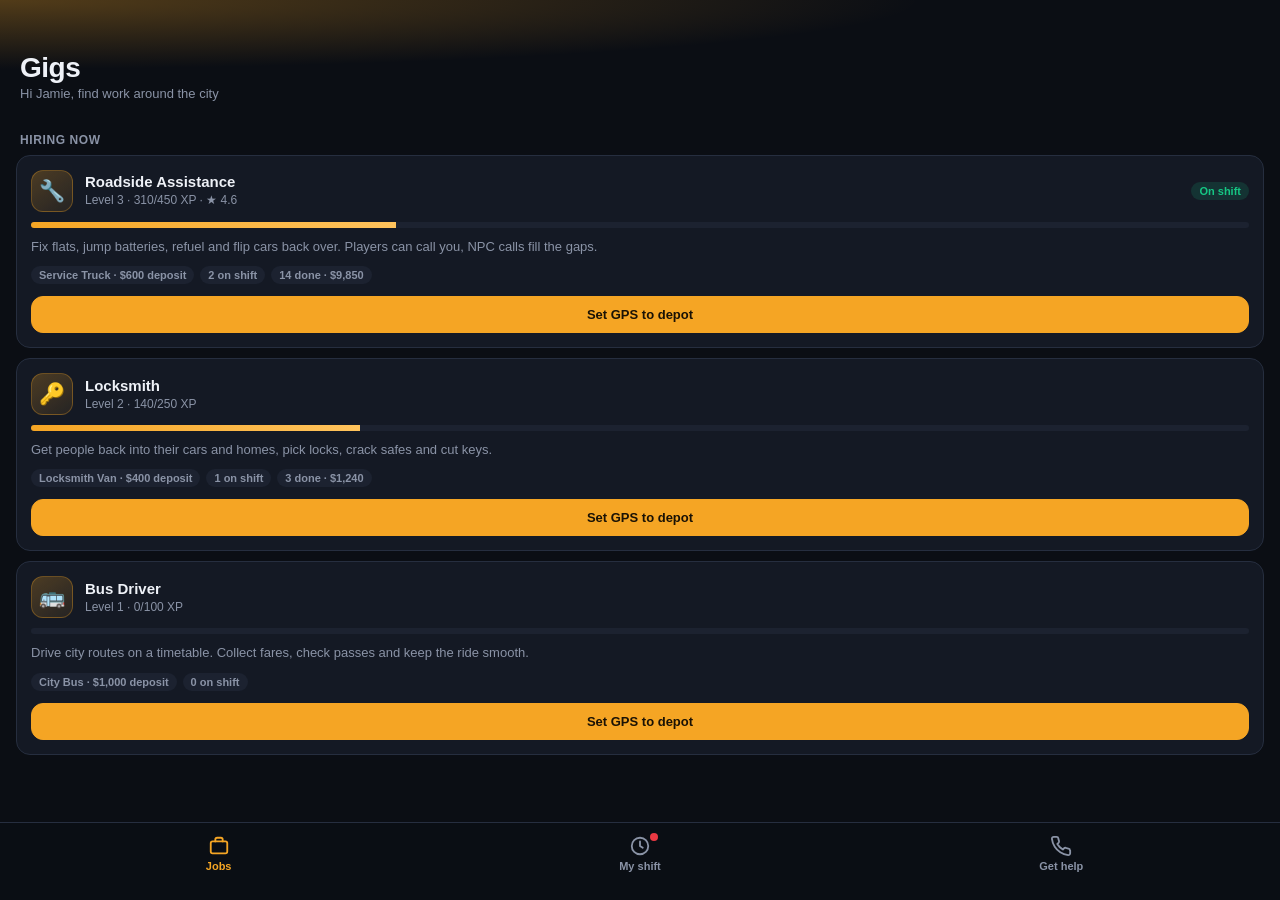
<file: bdev-civilian-jobs/html/app/index.html>
<!DOCTYPE html>
<html lang="en">
<head>
    <meta charset="UTF-8">
    <meta name="viewport" content="width=device-width, initial-scale=1.0">
    <title>Gigs</title>
    <link rel="stylesheet" href="style.css">
</head>
<body>
    <div id="app">
        <header class="top">
            <div class="brand">Gigs</div>
            <div class="hello" id="hello">Find work around the city</div>
        </header>

        <main>
            <section class="view active" id="view-jobs">
                <div class="section-title">Hiring now</div>
                <div class="list" id="jobs-list"></div>
            </section>

            <section class="view" id="view-shift">
                <div id="shift-box"></div>
            </section>

            <section class="view" id="view-help">
                <div id="help-box"></div>
            </section>
        </main>

        <nav class="tabs">
            <button class="tab active" data-view="jobs">
                <svg viewBox="0 0 24 24"><rect x="3" y="7" width="18" height="13" rx="2"/><path d="M8 7V5a2 2 0 0 1 2-2h4a2 2 0 0 1 2 2v2"/></svg>
                Jobs
            </button>
            <button class="tab" data-view="shift">
                <svg viewBox="0 0 24 24"><circle cx="12" cy="12" r="9"/><path d="M12 7v5l3 2"/></svg>
                My shift
                <span class="badge-dot hidden" id="shift-dot"></span>
            </button>
            <button class="tab" data-view="help">
                <svg viewBox="0 0 24 24"><path d="M22 16.9v3a2 2 0 0 1-2.2 2 19.8 19.8 0 0 1-8.6-3.1 19.5 19.5 0 0 1-6-6A19.8 19.8 0 0 1 2.1 4.2 2 2 0 0 1 4.1 2h3a2 2 0 0 1 2 1.7c.1.9.4 1.8.7 2.7a2 2 0 0 1-.5 2.1L8 9.8a16 16 0 0 0 6 6l1.3-1.3a2 2 0 0 1 2.1-.4c.9.3 1.8.6 2.7.7a2 2 0 0 1 1.7 2z"/></svg>
                Get help
            </button>
        </nav>

        <div class="sheet-backdrop hidden" id="sheet-backdrop"></div>
        <div class="sheet hidden" id="sheet"></div>
        <div class="toast hidden" id="toast"></div>
    </div>
    <script src="app.js"></script>
</body>
</html>
</file>
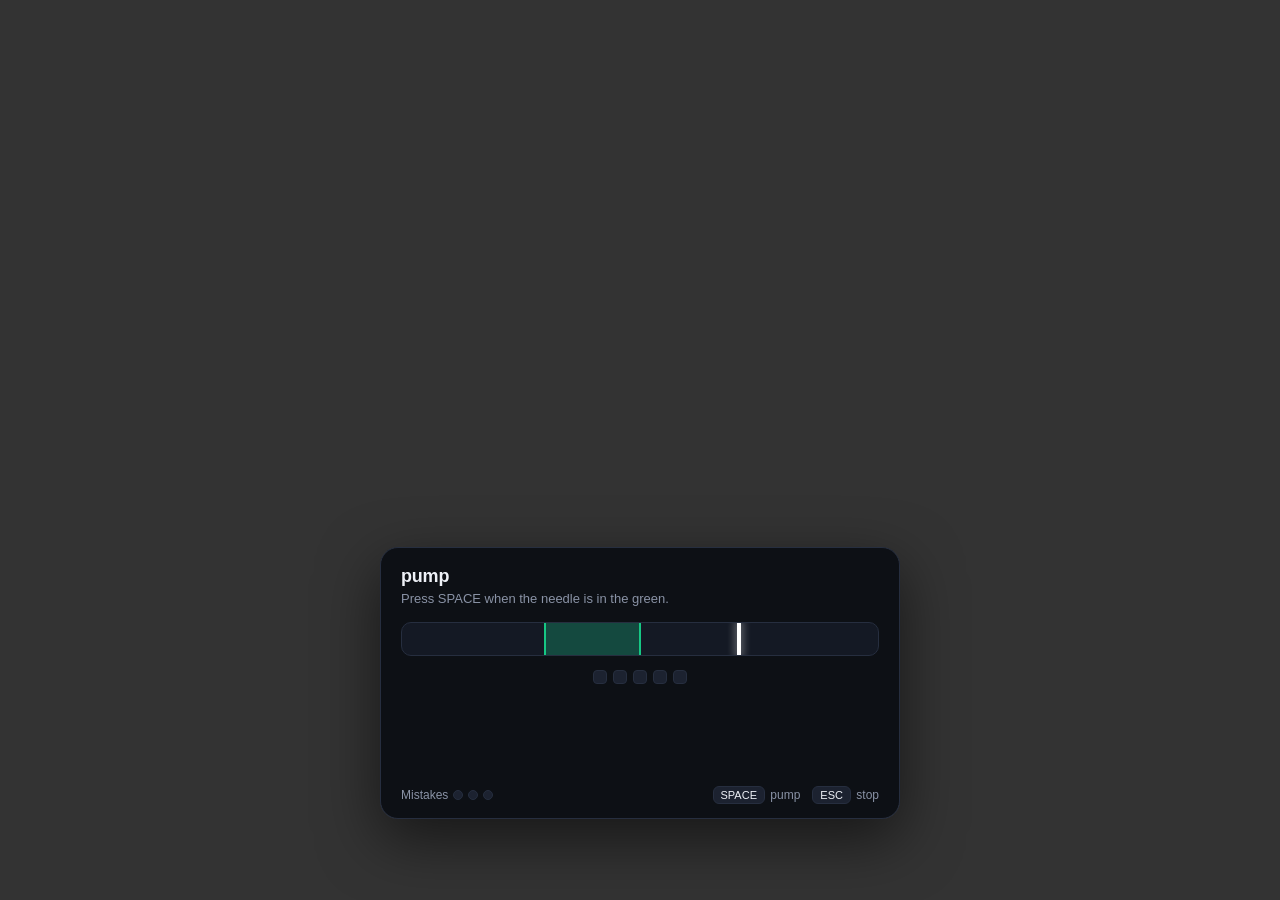
<file: bdev-civilian-jobs/html/minigame/index.html>
<!DOCTYPE html>
<html lang="en">
<head>
    <meta charset="UTF-8">
    <title>Minigame</title>
    <link rel="stylesheet" href="style.css">
</head>
<body>
    <div id="mg" class="hidden">
        <div class="panel">
            <div class="head">
                <div>
                    <div class="title" id="mg-title"></div>
                    <div class="hint" id="mg-hint"></div>
                </div>
                <div class="timer hidden" id="mg-timer"></div>
            </div>
            <div class="stage" id="mg-stage"></div>
            <div class="foot">
                <div class="mistakes" id="mg-mistakes"></div>
                <div class="keys" id="mg-keys"></div>
            </div>
        </div>
    </div>
    <script src="game.js"></script>
</body>
</html>
</file>
<file: bdev-civilian-jobs/html/app/style.css>
:root {
    --bg: #0b0e14;
    --surface: #141924;
    --surface-2: #1c2230;
    --border: #262e3f;
    --text: #eef1f7;
    --muted: #8a93a6;
    --accent: #f5a524;
    --accent-2: #ffc35c;
    --good: #16c784;
    --bad: #ea3943;
    --radius: 14px;
}

* { box-sizing: border-box; margin: 0; padding: 0; -webkit-tap-highlight-color: transparent; }

html, body {
    width: 100%; height: 100%;
    background: var(--bg); color: var(--text);
    font-family: -apple-system, BlinkMacSystemFont, "SF Pro Display", "Segoe UI", Roboto, Helvetica, Arial, sans-serif;
    font-size: 14px; overflow: hidden; user-select: none;
}

button { font: inherit; color: inherit; background: none; border: none; cursor: pointer; }
textarea { font: inherit; color: inherit; user-select: text; }
svg { width: 22px; height: 22px; fill: none; stroke: currentColor; stroke-width: 2; stroke-linecap: round; stroke-linejoin: round; }
.hidden { display: none !important; }
.muted { color: var(--muted); }
.small { font-size: 12px; }

#app { position: relative; width: 100%; height: 100%; display: flex; flex-direction: column; overflow: hidden; }

/* header: leave room for the status bar / dynamic island */
.top {
    padding: 52px 20px 14px;
    background: radial-gradient(120% 100% at 0% 0%, rgba(245, 165, 36, .30), transparent 60%), var(--bg);
}
.brand { font-size: 28px; font-weight: 800; letter-spacing: -.5px; }
.hello { color: var(--muted); font-size: 13px; margin-top: 2px; }

main { flex: 1; overflow: hidden; position: relative; }
.view { position: absolute; inset: 0; overflow-y: auto; padding: 4px 16px 16px; display: none; }
.view.active { display: block; }
.view::-webkit-scrollbar { width: 0; }

.section-title { font-size: 12px; font-weight: 700; color: var(--muted); text-transform: uppercase; letter-spacing: .6px; margin: 14px 4px 8px; }

.list { display: flex; flex-direction: column; gap: 10px; }
.card { background: var(--surface); border: 1px solid var(--border); border-radius: var(--radius); padding: 14px; }
.card-row { display: flex; align-items: center; gap: 12px; }
.card .title { font-weight: 700; font-size: 15px; }
.card .sub { color: var(--muted); font-size: 12px; margin-top: 2px; line-height: 1.35; }
.card .desc { color: var(--muted); font-size: 13px; margin-top: 10px; line-height: 1.4; }
.grow { flex: 1; min-width: 0; }

.icon {
    width: 42px; height: 42px; border-radius: 12px; flex-shrink: 0;
    display: grid; place-items: center; font-size: 21px;
    background: linear-gradient(145deg, rgba(245, 165, 36, .25), rgba(245, 165, 36, .08));
    border: 1px solid rgba(245, 165, 36, .3);
}

.chip { display: inline-flex; align-items: center; gap: 4px; font-size: 11px; font-weight: 600; padding: 3px 8px; border-radius: 999px; background: var(--surface-2); color: var(--muted); }
.chip.good { background: rgba(22, 199, 132, .15); color: var(--good); }
.chip.warn { background: rgba(245, 165, 36, .15); color: var(--accent); }
.chips { display: flex; flex-wrap: wrap; gap: 6px; margin-top: 10px; }

.levelbar { height: 6px; background: var(--surface-2); border-radius: 6px; overflow: hidden; margin-top: 10px; }
.levelbar > div { height: 100%; background: linear-gradient(90deg, var(--accent), var(--accent-2)); }

.btn {
    display: inline-flex; align-items: center; justify-content: center; gap: 6px;
    padding: 10px 14px; border-radius: 12px; font-weight: 700; font-size: 13px;
    background: var(--surface-2); border: 1px solid var(--border);
}
.btn.primary { background: var(--accent); border-color: var(--accent); color: #1a1205; }
.btn.danger { background: rgba(234, 57, 67, .14); border-color: rgba(234, 57, 67, .4); color: #ff7b82; }
.btn.block { width: 100%; }
.btn:disabled { opacity: .45; cursor: default; }
.actions { display: flex; gap: 8px; margin-top: 12px; }
.actions .btn { flex: 1; }

.stats { display: grid; grid-template-columns: repeat(3, 1fr); gap: 8px; margin-top: 12px; }
.stat { background: var(--surface-2); border-radius: 12px; padding: 10px; text-align: center; }
.stat b { display: block; font-size: 16px; font-variant-numeric: tabular-nums; }
.stat span { font-size: 11px; color: var(--muted); }

.status-line { margin-top: 12px; padding: 10px 12px; border-radius: 12px; background: rgba(245, 165, 36, .1); color: var(--accent-2); font-size: 13px; font-weight: 600; }

.steps { display: flex; justify-content: space-between; margin: 14px 4px 4px; position: relative; }
.steps::before { content: ''; position: absolute; left: 10px; right: 10px; top: 9px; height: 2px; background: var(--border); }
.step { position: relative; display: flex; flex-direction: column; align-items: center; gap: 6px; font-size: 11px; color: var(--muted); z-index: 1; }
.step i { width: 20px; height: 20px; border-radius: 50%; background: var(--surface-2); border: 2px solid var(--border); }
.step.on { color: var(--text); }
.step.on i { background: var(--accent); border-color: var(--accent); }

.empty { text-align: center; color: var(--muted); padding: 40px 16px; line-height: 1.5; }
.empty .big { font-size: 40px; margin-bottom: 8px; }

.tabs {
    display: flex; border-top: 1px solid var(--border); background: rgba(11, 14, 20, .96);
    padding: 6px 8px 22px; /* room for the home indicator */
}
.tab { position: relative; flex: 1; display: flex; flex-direction: column; align-items: center; gap: 3px; padding: 6px 0; color: var(--muted); font-size: 11px; font-weight: 600; }
.tab.active { color: var(--accent); }
.badge-dot { position: absolute; top: 4px; right: calc(50% - 18px); width: 8px; height: 8px; border-radius: 50%; background: var(--bad); }

/* bottom sheet */
.sheet-backdrop { position: absolute; inset: 0; background: rgba(0, 0, 0, .55); z-index: 10; }
.sheet {
    position: absolute; left: 0; right: 0; bottom: 0; z-index: 11;
    background: var(--surface); border-top: 1px solid var(--border); border-radius: 20px 20px 0 0;
    padding: 18px 18px 30px; animation: up .2s ease-out;
}
@keyframes up { from { transform: translateY(40px); opacity: 0; } }
.sheet h3 { font-size: 18px; margin-bottom: 4px; }
.sheet textarea {
    width: 100%; margin-top: 12px; min-height: 70px; resize: none; padding: 10px; border-radius: 12px;
    background: var(--surface-2); border: 1px solid var(--border); outline: none;
}
.stars { display: flex; justify-content: center; gap: 8px; margin: 16px 0 6px; }
.stars button { font-size: 34px; color: var(--border); transition: transform .1s; }
.stars button.on { color: var(--accent); }
.stars button:active { transform: scale(.9); }

.toast {
    position: absolute; left: 16px; right: 16px; top: 54px; z-index: 20;
    padding: 12px 14px; border-radius: 12px; background: var(--surface-2); border: 1px solid var(--border);
    font-weight: 600; font-size: 13px; box-shadow: 0 10px 30px rgba(0, 0, 0, .4);
}
.toast.err { border-color: rgba(234, 57, 67, .5); color: #ff9aa0; }
.toast.ok { border-color: rgba(22, 199, 132, .5); color: #6ff0bd; }

.types { display: flex; flex-direction: column; gap: 8px; margin-top: 12px; }
.type {
    display: flex; justify-content: space-between; align-items: center; gap: 10px; text-align: left;
    padding: 11px 12px; border-radius: 12px; background: var(--surface-2); border: 1px solid var(--border);
}
.type span { display: flex; flex-direction: column; gap: 2px; font-weight: 600; }
.type small { color: var(--muted); font-weight: 400; font-size: 11.5px; }
.type b { font-variant-numeric: tabular-nums; }
.type.on { border-color: var(--accent); box-shadow: 0 0 0 2px rgba(245, 165, 36, .25); }
.type:disabled { opacity: .45; }
</file>
<file: bdev-civilian-jobs/html/minigame/style.css>
:root {
    --bg: rgba(11, 14, 20, .94);
    --surface: #141924;
    --surface-2: #1c2230;
    --border: #262e3f;
    --text: #eef1f7;
    --muted: #8a93a6;
    --accent: #f5a524;
    --good: #16c784;
    --bad: #ea3943;
    --radius: 14px;
}

* { box-sizing: border-box; margin: 0; padding: 0; }

html, body {
    width: 100%; height: 100%;
    background: transparent;
    font-family: -apple-system, BlinkMacSystemFont, "Segoe UI", Roboto, Helvetica, Arial, sans-serif;
    color: var(--text);
    overflow: hidden;
    user-select: none;
}

.hidden { display: none !important; }

#mg {
    position: fixed; inset: 0;
    display: flex; align-items: flex-end; justify-content: center;
    padding-bottom: 9vh;
}

.panel {
    width: 520px; max-width: 92vw;
    background: var(--bg);
    border: 1px solid var(--border);
    border-radius: 18px;
    box-shadow: 0 20px 60px rgba(0, 0, 0, .55);
    padding: 18px 20px 14px;
    animation: pop .18s ease-out;
}
@keyframes pop { from { transform: translateY(14px) scale(.98); opacity: 0; } }
.panel.shake { animation: shake .3s; }
@keyframes shake {
    20%, 60% { transform: translateX(-7px); }
    40%, 80% { transform: translateX(7px); }
}

.head { display: flex; justify-content: space-between; align-items: flex-start; gap: 12px; margin-bottom: 14px; }
.title { font-size: 18px; font-weight: 700; letter-spacing: -.2px; }
.hint { color: var(--muted); font-size: 13px; margin-top: 3px; line-height: 1.35; }
.timer {
    font-variant-numeric: tabular-nums; font-weight: 700; font-size: 15px;
    padding: 4px 10px; border-radius: 10px; background: var(--surface-2);
}
.timer.low { color: var(--bad); }

.stage { position: relative; min-height: 150px; }

.foot { display: flex; justify-content: space-between; align-items: center; margin-top: 14px; font-size: 12px; color: var(--muted); }
.mistakes { display: flex; gap: 5px; align-items: center; }
.mistakes .x { width: 10px; height: 10px; border-radius: 50%; background: var(--surface-2); border: 1px solid var(--border); }
.mistakes .x.on { background: var(--bad); border-color: var(--bad); }
.keys kbd {
    display: inline-block; padding: 2px 7px; border-radius: 6px; margin: 0 2px;
    background: var(--surface-2); border: 1px solid var(--border); color: var(--text); font-family: inherit; font-size: 11px;
}

/* ---------- shared bits ---------- */
.bar {
    position: relative; height: 34px; border-radius: 10px; overflow: hidden;
    background: var(--surface); border: 1px solid var(--border);
}
.zone { position: absolute; top: 0; bottom: 0; background: rgba(22, 199, 132, .28); border-left: 2px solid var(--good); border-right: 2px solid var(--good); }
.zone.red { background: rgba(234, 57, 67, .25); border-color: var(--bad); }
.needle { position: absolute; top: -4px; bottom: -4px; width: 4px; margin-left: -2px; background: #fff; border-radius: 2px; box-shadow: 0 0 10px rgba(255, 255, 255, .7); }
.pips { display: flex; gap: 6px; justify-content: center; margin-top: 14px; }
.pip { width: 14px; height: 14px; border-radius: 4px; background: var(--surface-2); border: 1px solid var(--border); transition: background .15s; }
.pip.on { background: var(--good); border-color: var(--good); }
.flash-good { animation: fg .25s; }
.flash-bad { animation: fb .3s; }
@keyframes fg { 50% { box-shadow: 0 0 0 3px var(--good); } }
@keyframes fb { 50% { box-shadow: 0 0 0 3px var(--bad); } }
.label-row { display: flex; justify-content: space-between; color: var(--muted); font-size: 12px; margin-bottom: 6px; }
.btn {
    font: inherit; color: var(--text); background: var(--surface-2); border: 1px solid var(--border);
    padding: 8px 14px; border-radius: 10px; cursor: pointer; font-weight: 600;
}
.btn:hover { border-color: var(--accent); }

/* ---------- nuts (star pattern) ---------- */
.wheel {
    position: relative; width: 210px; height: 210px; margin: 0 auto;
    border-radius: 50%;
    background: radial-gradient(circle, #2b3242 0 34%, #1a1f2b 35% 58%, #11151d 59% 100%);
    border: 3px solid #0b0e14; box-shadow: inset 0 0 0 10px #232a38;
}
.hub { position: absolute; inset: 82px; border-radius: 50%; background: #3a4357; border: 2px solid #0b0e14; }
.nut {
    position: absolute; width: 38px; height: 38px; margin: -19px 0 0 -19px;
    border-radius: 9px; cursor: pointer;
    background: linear-gradient(145deg, #c9ced8, #7e8696); border: 2px solid #0b0e14;
    display: grid; place-items: center; font-weight: 800; color: #1a1f2b; font-size: 13px;
    clip-path: polygon(25% 5%, 75% 5%, 100% 50%, 75% 95%, 25% 95%, 0 50%);
    transition: transform .25s, filter .15s;
}
.nut:hover { filter: brightness(1.15); }
.nut.next { background: linear-gradient(145deg, #ffd27a, #f5a524); }
.nut.done { background: linear-gradient(145deg, #5ee7b1, #16c784); transform: rotate(120deg); cursor: default; }
.nut.wrong { background: linear-gradient(145deg, #ff8a8f, #ea3943); }

/* ---------- torque ---------- */
.gauge-wrap { display: flex; gap: 18px; align-items: center; }
.gauge { flex: 1; }
.bolt-list { display: flex; gap: 6px; }
.fill { position: absolute; left: 0; top: 0; bottom: 0; background: linear-gradient(90deg, #f5a524, #ffcf6b); }
.fill.over { background: linear-gradient(90deg, #ea3943, #ff7b82); }

/* ---------- wiring ---------- */
.wires { position: relative; display: flex; justify-content: space-between; gap: 30px; min-height: 180px; }
.col { display: flex; flex-direction: column; gap: 10px; justify-content: center; z-index: 2; }
.node {
    min-width: 132px; padding: 9px 12px; border-radius: 10px; cursor: pointer;
    background: var(--surface); border: 2px solid var(--border);
    font-size: 13px; font-weight: 600; display: flex; align-items: center; gap: 8px;
}
.node .dot { width: 14px; height: 14px; border-radius: 50%; flex-shrink: 0; border: 2px solid rgba(0, 0, 0, .4); }
.node.sel { border-color: var(--accent); box-shadow: 0 0 0 3px rgba(245, 165, 36, .25); }
.node.used { opacity: .55; cursor: default; }
.node.right { justify-content: flex-end; }
svg.lines { position: absolute; inset: 0; width: 100%; height: 100%; pointer-events: none; z-index: 1; overflow: visible; }
svg.lines line { stroke-width: 5; stroke-linecap: round; }
.checklist { margin-top: 12px; display: flex; flex-direction: column; gap: 4px; font-size: 12px; color: var(--muted); }
.checklist .done { color: var(--good); text-decoration: line-through; }
.checklist .now { color: var(--text); font-weight: 600; }
.spark { position: absolute; width: 60px; height: 60px; margin: -30px 0 0 -30px; pointer-events: none; z-index: 5;
    background: radial-gradient(circle, #fff 0 10%, #ffe28a 20%, rgba(245, 165, 36, .6) 40%, transparent 70%);
    animation: spark .35s ease-out forwards; }
@keyframes spark { from { transform: scale(.3); opacity: 1; } to { transform: scale(1.6); opacity: 0; } }

/* ---------- pour ---------- */
.pour { display: flex; gap: 22px; align-items: flex-end; justify-content: center; }
.tank {
    position: relative; width: 90px; height: 170px; border-radius: 12px 12px 16px 16px; overflow: hidden;
    background: var(--surface); border: 2px solid var(--border);
}
.liquid { position: absolute; left: 0; right: 0; bottom: 0; transition: height .05s linear; }
.tank .zone { left: 0; right: 0; top: auto; border: none; border-top: 2px solid var(--good); border-bottom: 2px solid var(--good); }
.pour-side { display: flex; flex-direction: column; gap: 10px; font-size: 13px; color: var(--muted); max-width: 210px; }
.big { font-size: 26px; font-weight: 800; color: var(--text); font-variant-numeric: tabular-nums; }

/* ---------- tension ---------- */
.progress { height: 12px; border-radius: 8px; background: var(--surface); border: 1px solid var(--border); overflow: hidden; margin-top: 14px; }
.progress > div { height: 100%; width: 0; background: var(--good); }

/* ---------- pins ---------- */
.pins { position: relative; display: flex; justify-content: center; gap: 12px; height: 170px; padding-top: 70px;
    background: linear-gradient(180deg, #1c2230 0 50%, #141924 50% 100%); border-radius: 12px; border: 1px solid var(--border); overflow: hidden; }
.shear { position: absolute; left: 0; right: 0; height: 0; border-top: 2px dashed var(--good); top: 134px; transition: transform .1s; }
.pin-col { position: relative; width: 40px; height: 100px; border-radius: 8px; cursor: pointer; display: flex; justify-content: center; align-items: flex-end; }
.pin-col.sel { background: rgba(245, 165, 36, .12); box-shadow: inset 0 0 0 2px var(--accent); }
.pin { display: flex; flex-direction: column; align-items: center; width: 18px; margin-bottom: 4px; }
.pin .driver { width: 18px; height: 42px; border-radius: 4px 4px 0 0; background: linear-gradient(90deg, #8b96aa, #d6dbe5, #8b96aa); }
.pin .key { width: 18px; height: 32px; border-radius: 0 0 9px 9px; background: linear-gradient(90deg, #b8862c, #f5c66b, #b8862c); }
.pin-col.set .driver { background: linear-gradient(90deg, #0f9d68, #5ee7b1, #0f9d68); }
.pin.shudder { animation: shudder .09s infinite; }
@keyframes shudder { 50% { margin-left: 3px; } }

/* ---------- slim jim ---------- */
canvas.jim { width: 100%; border-radius: 12px; border: 1px solid var(--border); cursor: crosshair; display: block; }

/* ---------- dial ---------- */
.dial-wrap { display: flex; gap: 26px; align-items: center; justify-content: center; }
.dial { position: relative; width: 180px; height: 180px; }
.dial-face { position: absolute; inset: 0; border-radius: 50%; background: radial-gradient(circle, #2b3242 0 30%, #1a1f2b 31% 100%); border: 4px solid #0b0e14; transition: transform .06s linear; }
.tick { position: absolute; left: 50%; top: 0; width: 2px; height: 50%; margin-left: -1px; transform-origin: 50% 100%; }
.tick::before { content: ''; position: absolute; top: 4px; left: 0; width: 2px; height: 7px; background: #5b6579; }
.tick.big::before { height: 12px; background: #c9ced8; }
.tick span { position: absolute; top: 18px; left: -8px; width: 18px; text-align: center; font-size: 10px; color: var(--muted); }
.dial-mark { position: absolute; left: 50%; top: -10px; margin-left: -7px; border: 7px solid transparent; border-top: 12px solid var(--accent); }
.dial-side { display: flex; flex-direction: column; gap: 6px; align-items: flex-start; font-size: 13px; color: var(--muted); min-width: 150px; }
.light { width: 18px; height: 18px; border-radius: 50%; background: var(--good); opacity: .12; box-shadow: 0 0 16px var(--good); }
.combo { font-weight: 700; color: var(--text); letter-spacing: 1px; }

/* ---------- key cutting ---------- */
.key-row { display: flex; align-items: center; gap: 10px; margin-bottom: 8px; }
.key-label { width: 72px; font-size: 12px; color: var(--muted); }
.key-svg { flex: 1; height: 70px; }
.key-orig { fill: #b8862c; }
.key-blank { fill: #c9ced8; }
.cut-sel { fill: transparent; stroke: transparent; cursor: pointer; }
.cut-sel.on { stroke: var(--accent); stroke-width: 2; fill: rgba(245, 165, 36, .08); }
.cut-sel.ok { fill: rgba(22, 199, 132, .14); }

/* ---------- change / pass ---------- */
.till-top { display: flex; gap: 18px; font-size: 14px; margin-bottom: 10px; }
.till-tray { padding: 10px 12px; border-radius: 10px; background: var(--surface); border: 1px solid var(--border); margin-bottom: 10px; }
.till-grid { display: grid; grid-template-columns: repeat(6, 1fr); gap: 6px; }
.till-actions { display: flex; gap: 8px; justify-content: flex-end; margin-top: 12px; }
.primary-btn { background: var(--accent); border-color: var(--accent); color: #1a1205; }
.coin { padding: 10px 0; }
.pass-row { display: flex; gap: 18px; align-items: center; }
.passenger { text-align: center; }
.face { font-size: 54px; line-height: 1; }
.small-face { font-size: 36px; }
.pass-card { flex: 1; border-radius: 12px; overflow: hidden; border: 1px solid var(--border); background: #e9edf5; color: #1a1f2b; }
.pass-head { background: #1f6feb; color: #fff; font-size: 11px; font-weight: 700; letter-spacing: .5px; padding: 6px 10px; display: flex; justify-content: space-between; }
.holo { color: #ffe28a; text-shadow: 0 0 6px #fff; }
.pass-body { display: flex; gap: 12px; padding: 10px; align-items: center; }
.pass-card .muted { color: #4b5568; }
.pass-name { font-weight: 700; font-size: 15px; }
.small { font-size: 12px; }

/* ---------- grill ---------- */
.grill { display: grid; grid-template-columns: repeat(auto-fill, minmax(140px, 1fr)); gap: 10px;
    padding: 12px; border-radius: 12px; background: repeating-linear-gradient(90deg, #1a1f2b 0 10px, #232a38 10px 14px); border: 1px solid var(--border); }
.grill-item { padding: 10px; border-radius: 10px; background: var(--surface); border: 1px solid var(--border); cursor: pointer; }
.grill-item:hover { border-color: var(--accent); }
.grill-item.done { border-color: var(--good); cursor: default; opacity: .7; }
.grill-name { font-weight: 700; font-size: 13px; margin-bottom: 8px; }
.small-bar { height: 14px; }
.grill-state { font-size: 11px; color: var(--muted); margin-top: 6px; }

/* ---------- assemble ---------- */
.assemble { display: flex; gap: 14px; }
.ticket { width: 170px; flex-shrink: 0; background: #f4efe1; color: #2b2b2b; border-radius: 6px; padding: 10px 12px; font-family: 'Courier New', monospace; font-size: 13px; transition: transform .3s; }
.ticket.flipped .ticket-line { visibility: hidden; }
.ticket.flipped::after { content: 'Ticket flipped. Build it from memory!'; display: block; font-size: 11px; color: #8a6d3b; }
.ticket-head { font-weight: 700; border-bottom: 1px dashed #999; padding-bottom: 4px; margin-bottom: 6px; }
.ticket-line.done { text-decoration: line-through; opacity: .5; }
.assemble-right { flex: 1; display: flex; flex-direction: column; gap: 10px; }
.plate { min-height: 40px; padding: 8px 10px; border-radius: 10px; background: var(--surface); border: 1px solid var(--border); font-size: 12px; display: flex; flex-wrap: wrap; gap: 5px; align-items: center; }
.chip-in { background: rgba(22, 199, 132, .18); color: #6ff0bd; padding: 2px 8px; border-radius: 999px; font-weight: 600; }
.ingredients { display: grid; grid-template-columns: repeat(3, 1fr); gap: 6px; }
.ingredient { padding: 9px 4px; font-size: 12px; }
</file>
